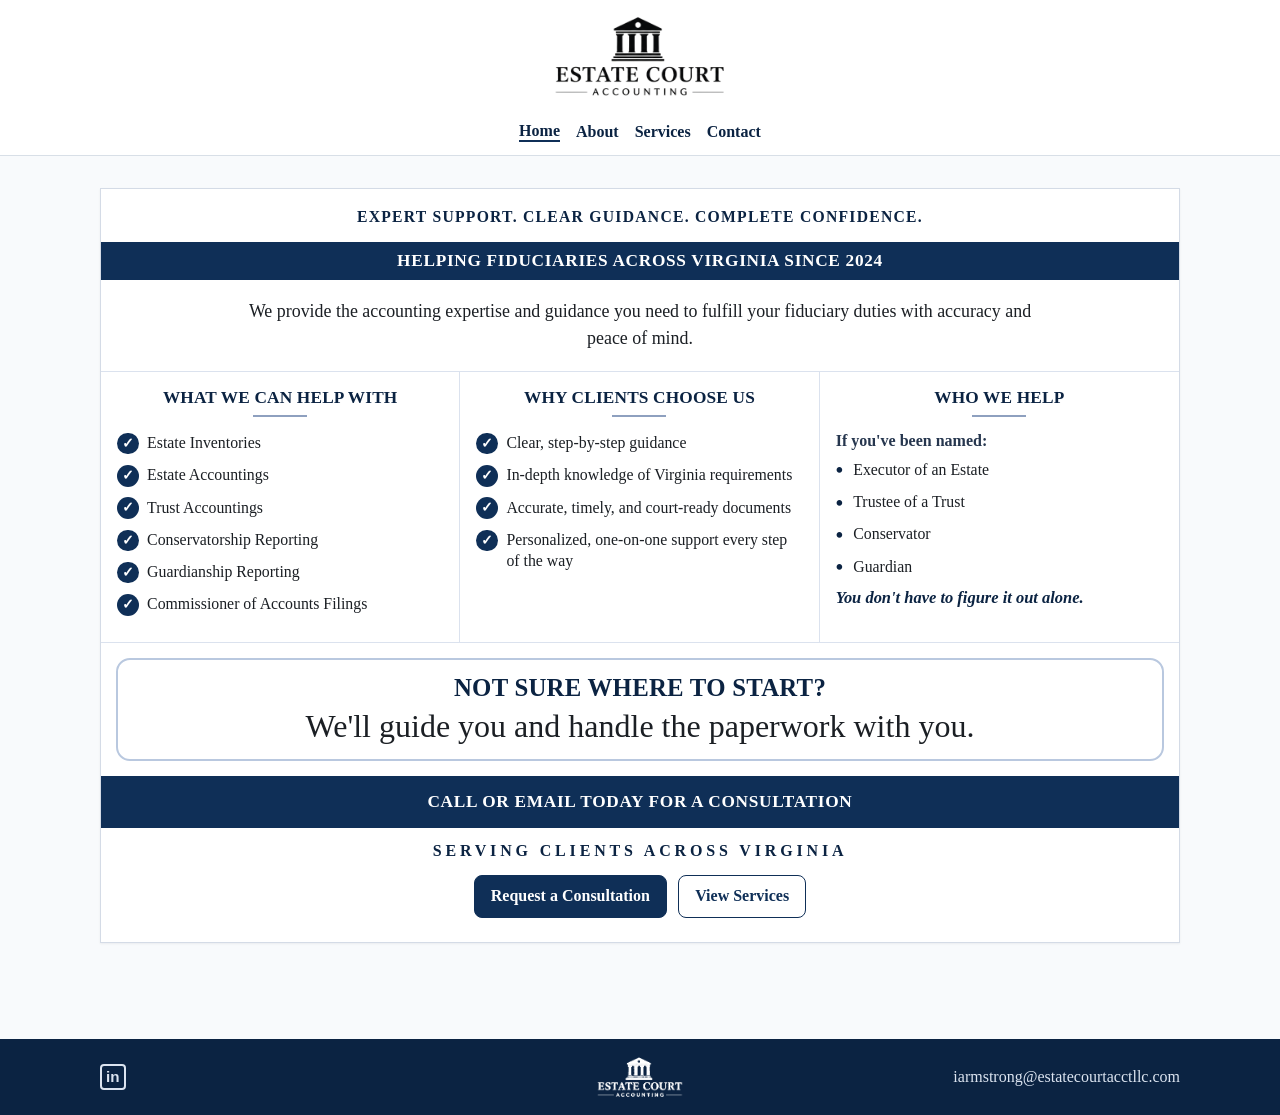
<file: index.html>
<!doctype html>
<html lang="en">
  <head>
    <meta charset="UTF-8" />
    <meta name="viewport" content="width=device-width, initial-scale=1.0" />
    <title>Estate Court Accounting LLC</title>
    <meta
      name="description"
      content="Expert support for fiduciaries across Virginia with estate, trust, conservatorship, and guardianship accounting."
    />
    <meta name="robots" content="index,follow" />
    <meta property="og:type" content="website" />
    <meta property="og:site_name" content="Estate Court Accounting LLC" />
    <meta property="og:title" content="Estate Court Accounting LLC" />
    <meta
      property="og:description"
      content="Expert support for fiduciaries across Virginia with estate, trust, conservatorship, and guardianship accounting."
    />
    <meta property="og:url" content="https://estatecourtaccounting.github.io/estate-court-accounting-static/index.html" />
    <meta property="og:image" content="https://estatecourtaccounting.github.io/estate-court-accounting-static/logo.png" />
    <meta name="twitter:card" content="summary_large_image" />
    <meta name="twitter:title" content="Estate Court Accounting LLC" />
    <meta
      name="twitter:description"
      content="Expert support for fiduciaries across Virginia with estate, trust, conservatorship, and guardianship accounting."
    />
    <meta name="twitter:image" content="https://estatecourtaccounting.github.io/estate-court-accounting-static/logo.png" />
    <link rel="canonical" href="https://estatecourtaccounting.github.io/estate-court-accounting-static/index.html" />
    <link rel="stylesheet" href="styles.css" />
    <link rel="icon" type="image/png" href="logo.png" />
  </head>
  <body data-page="home">
    <header class="site-header">
      <div class="container logo-row">
        <a href="index.html" aria-label="Estate Court Accounting home">
          <img src="logo.png" alt="Estate Court Accounting logo" />
        </a>
      </div>
      <nav class="container nav">
        <a href="index.html" data-page="home">Home</a>
        <a href="about.html" data-page="about">About</a>
        <a href="services.html" data-page="services">Services</a>
        <a href="contact.html" data-page="contact">Contact</a>
      </nav>
    </header>

    <main>
      <section class="flyer">
        <div class="container flyer-wrap">
          <div class="flyer-header">
            <p class="flyer-eyebrow">EXPERT SUPPORT. CLEAR GUIDANCE. COMPLETE CONFIDENCE.</p>
          </div>

          <div class="flyer-band">HELPING FIDUCIARIES ACROSS VIRGINIA SINCE 2024</div>

          <p class="flyer-intro">
            We provide the accounting expertise and guidance you need to fulfill your fiduciary
            duties with accuracy and peace of mind.
          </p>

          <div class="flyer-columns">
            <article class="flyer-col">
              <h2>WHAT WE CAN HELP WITH</h2>
              <div class="title-rule"></div>
              <ul>
                <li>Estate Inventories</li>
                <li>Estate Accountings</li>
                <li>Trust Accountings</li>
                <li>Conservatorship Reporting</li>
                <li>Guardianship Reporting</li>
                <li>Commissioner of Accounts Filings</li>
              </ul>
            </article>

            <article class="flyer-col">
              <h2>WHY CLIENTS CHOOSE US</h2>
              <div class="title-rule"></div>
              <ul>
                <li>Clear, step-by-step guidance</li>
                <li>In-depth knowledge of Virginia requirements</li>
                <li>Accurate, timely, and court-ready documents</li>
                <li>Personalized, one-on-one support every step of the way</li>
              </ul>
            </article>

            <article class="flyer-col">
              <h2>WHO WE HELP</h2>
              <div class="title-rule"></div>
              <p class="who-help">If you've been named:</p>
              <ul class="simple-list">
                <li>Executor of an Estate</li>
                <li>Trustee of a Trust</li>
                <li>Conservator</li>
                <li>Guardian</li>
              </ul>
              <p class="alone">You don't have to figure it out alone.</p>
            </article>
          </div>

          <div class="question-box">
            <h3>NOT SURE WHERE TO START?</h3>
            <p>We'll guide you and handle the paperwork with you.</p>
          </div>

          <div class="contact-band">
            <p class="consultation-only">CALL OR EMAIL TODAY FOR A CONSULTATION</p>
          </div>

          <p class="serving-line">SERVING CLIENTS ACROSS VIRGINIA</p>

          <div class="home-actions">
            <a class="btn primary" href="contact.html">Request a Consultation</a>
            <a class="btn" href="services.html">View Services</a>
          </div>
        </div>
      </section>
    </main>

    <footer class="site-footer">
      <div class="container footer-content">
        <p class="footer-left">
          <a
            class="linkedin-link"
            href="https://www.linkedin.com/company/estate-court-accounting-llc/"
            target="_blank"
            rel="noopener noreferrer"
            aria-label="Estate Court Accounting on LinkedIn"
            ><span class="linkedin-icon" aria-hidden="true">in</span></a
          >
        </p>
        <img class="footer-logo" src="logo.png" alt="Estate Court Accounting logo" />
        <p class="footer-right">
          <a href="mailto:iarmstrong@estatecourtacctllc.com">iarmstrong@estatecourtacctllc.com</a>
        </p>
      </div>
    </footer>
    <script src="site.js"></script>
  </body>
</html>
</file>
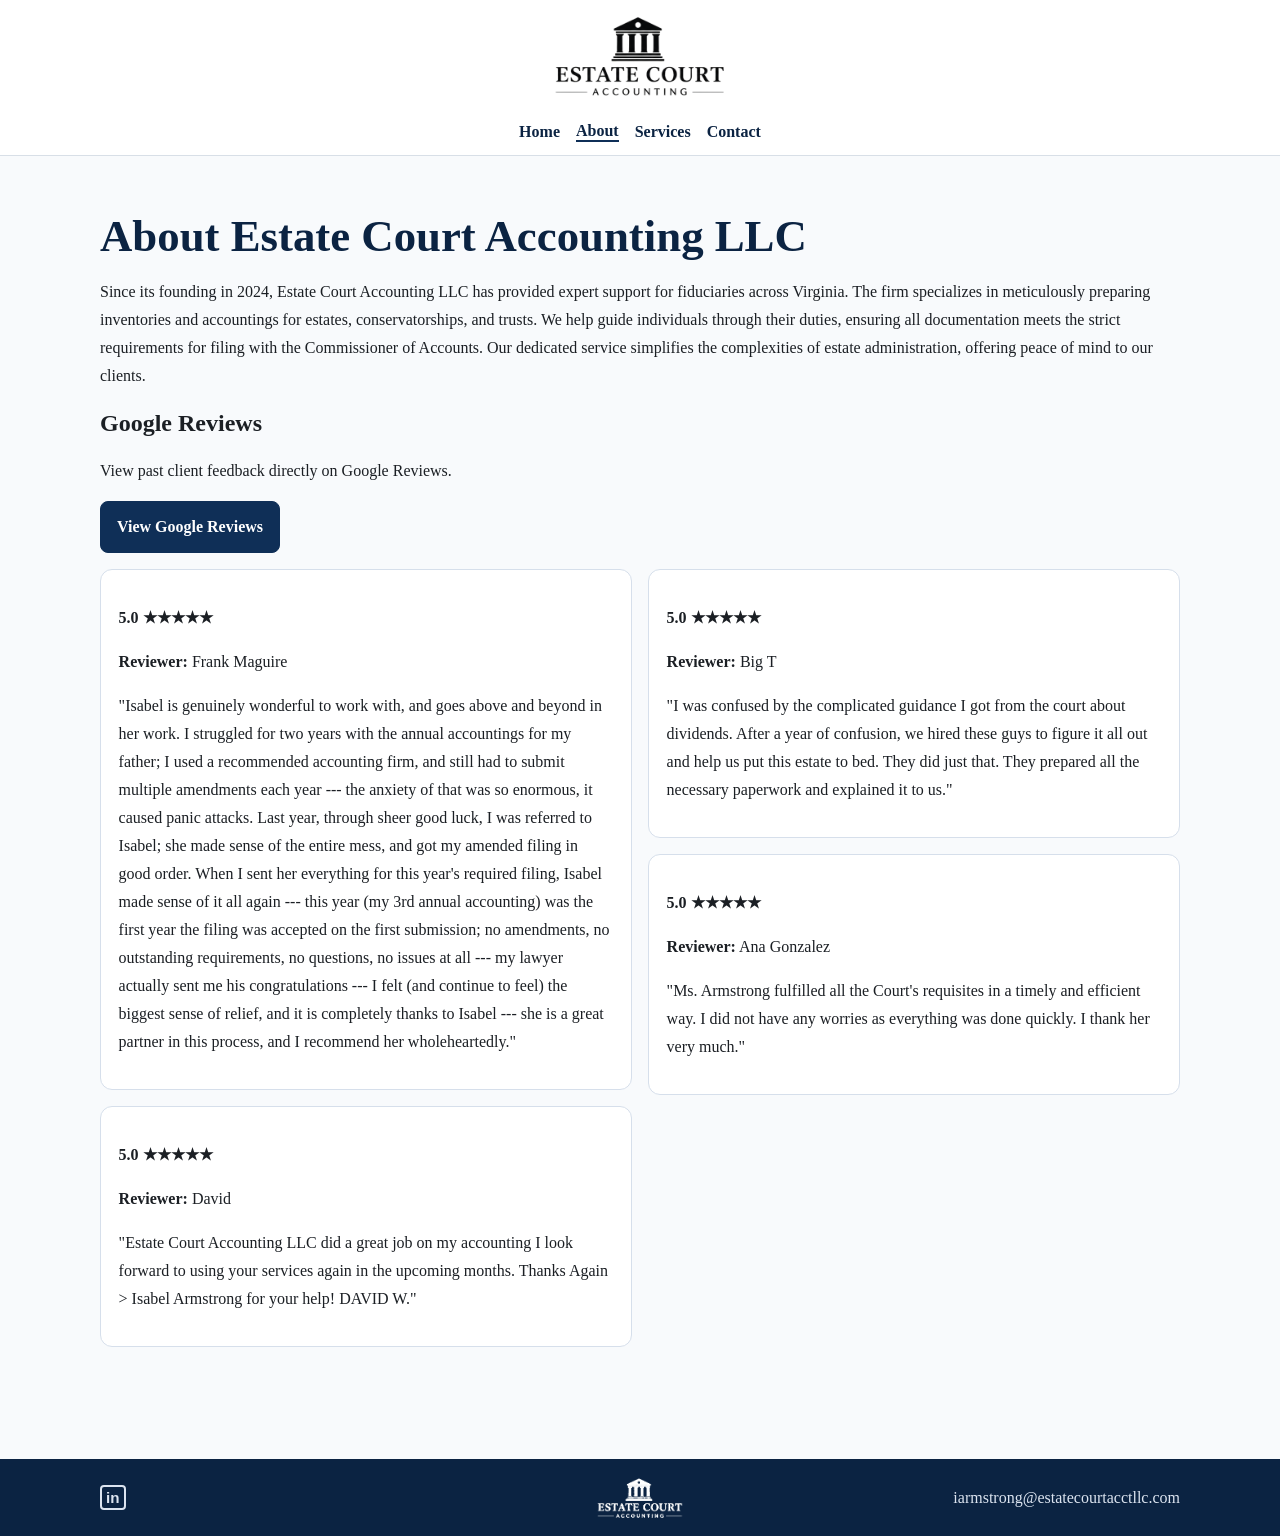
<file: about.html>
<!doctype html>
<html lang="en">
  <head>
    <meta charset="UTF-8" />
    <meta name="viewport" content="width=device-width, initial-scale=1.0" />
    <title>About | Estate Court Accounting LLC</title>
    <meta
      name="description"
      content="About Estate Court Accounting LLC and fiduciary support services across Virginia."
    />
    <meta name="robots" content="index,follow" />
    <meta property="og:type" content="website" />
    <meta property="og:site_name" content="Estate Court Accounting LLC" />
    <meta property="og:title" content="About | Estate Court Accounting LLC" />
    <meta
      property="og:description"
      content="Learn about Estate Court Accounting LLC and read feedback from past clients."
    />
    <meta property="og:url" content="https://estatecourtaccounting.github.io/estate-court-accounting-static/about.html" />
    <meta property="og:image" content="https://estatecourtaccounting.github.io/estate-court-accounting-static/logo.png" />
    <meta name="twitter:card" content="summary_large_image" />
    <meta name="twitter:title" content="About | Estate Court Accounting LLC" />
    <meta
      name="twitter:description"
      content="Learn about Estate Court Accounting LLC and read feedback from past clients."
    />
    <meta name="twitter:image" content="https://estatecourtaccounting.github.io/estate-court-accounting-static/logo.png" />
    <link rel="canonical" href="https://estatecourtaccounting.github.io/estate-court-accounting-static/about.html" />
    <link rel="stylesheet" href="styles.css" />
    <link rel="icon" type="image/png" href="logo.png" />
  </head>
  <body data-page="about">
    <header class="site-header">
      <div class="container logo-row">
        <a href="index.html" aria-label="Estate Court Accounting home">
          <img src="logo.png" alt="Estate Court Accounting logo" />
        </a>
      </div>
      <nav class="container nav">
        <a href="index.html" data-page="home">Home</a>
        <a href="about.html" data-page="about">About</a>
        <a href="services.html" data-page="services">Services</a>
        <a href="contact.html" data-page="contact">Contact</a>
      </nav>
    </header>

    <main class="section">
      <div class="container prose">
        <h1>About Estate Court Accounting LLC</h1>
        <p>
          Since its founding in 2024, Estate Court Accounting LLC has provided expert support for
          fiduciaries across Virginia. The firm specializes in meticulously preparing inventories
          and accountings for estates, conservatorships, and trusts. We help guide individuals
          through their duties, ensuring all documentation meets the strict requirements for filing
          with the Commissioner of Accounts. Our dedicated service simplifies the complexities of
          estate administration, offering peace of mind to our clients.
        </p>

        <h2>Google Reviews</h2>
        <p>
          View past client feedback directly on Google Reviews.
        </p>
        <p>
          <a
            class="btn primary"
            href="https://maps.app.goo.gl/aMoXxhJBWTPQcsBL6"
            target="_blank"
            rel="noopener noreferrer"
            >View Google Reviews</a
          >
        </p>
        <div class="grid-3 reviews-grid">
          <article class="card">
            <p><strong>5.0 ★★★★★</strong></p>
            <p><strong>Reviewer:</strong> Frank Maguire</p>
            <p>
              "Isabel is genuinely wonderful to work with, and goes above and beyond in her work.
              I struggled for two years with the annual accountings for my father; I used a
              recommended accounting firm, and still had to submit multiple amendments each year ---
              the anxiety of that was so enormous, it caused panic attacks. Last year, through sheer
              good luck, I was referred to Isabel; she made sense of the entire mess, and got my
              amended filing in good order. When I sent her everything for this year's required
              filing, Isabel made sense of it all again --- this year (my 3rd annual accounting) was
              the first year the filing was accepted on the first submission; no amendments, no
              outstanding requirements, no questions, no issues at all --- my lawyer actually sent
              me his congratulations --- I felt (and continue to feel) the biggest sense of relief,
              and it is completely thanks to Isabel --- she is a great partner in this process, and
              I recommend her wholeheartedly."
            </p>
          </article>
          <article class="card">
            <p><strong>5.0 ★★★★★</strong></p>
            <p><strong>Reviewer:</strong> David</p>
            <p>
              "Estate Court Accounting LLC did a great job on my accounting I look forward to using
              your services again in the upcoming months. Thanks Again > Isabel Armstrong for your
              help! DAVID W."
            </p>
          </article>
          <article class="card">
            <p><strong>5.0 ★★★★★</strong></p>
            <p><strong>Reviewer:</strong> Big T</p>
            <p>
              "I was confused by the complicated guidance I got from the court about dividends.
              After a year of confusion, we hired these guys to figure it all out and help us put
              this estate to bed. They did just that. They prepared all the necessary paperwork and
              explained it to us."
            </p>
          </article>
          <article class="card">
            <p><strong>5.0 ★★★★★</strong></p>
            <p><strong>Reviewer:</strong> Ana Gonzalez</p>
            <p>
              "Ms. Armstrong fulfilled all the Court's requisites in a timely and efficient way. I
              did not have any worries as everything was done quickly. I thank her very much."
            </p>
          </article>
        </div>
      </div>
    </main>

    <footer class="site-footer">
      <div class="container footer-content">
        <p class="footer-left">
          <a
            class="linkedin-link"
            href="https://www.linkedin.com/company/estate-court-accounting-llc/"
            target="_blank"
            rel="noopener noreferrer"
            aria-label="Estate Court Accounting on LinkedIn"
            ><span class="linkedin-icon" aria-hidden="true">in</span></a
          >
        </p>
        <img class="footer-logo" src="logo.png" alt="Estate Court Accounting logo" />
        <p class="footer-right">
          <a href="mailto:iarmstrong@estatecourtacctllc.com">iarmstrong@estatecourtacctllc.com</a>
        </p>
      </div>
    </footer>
    <script src="site.js"></script>
  </body>
</html>
</file>
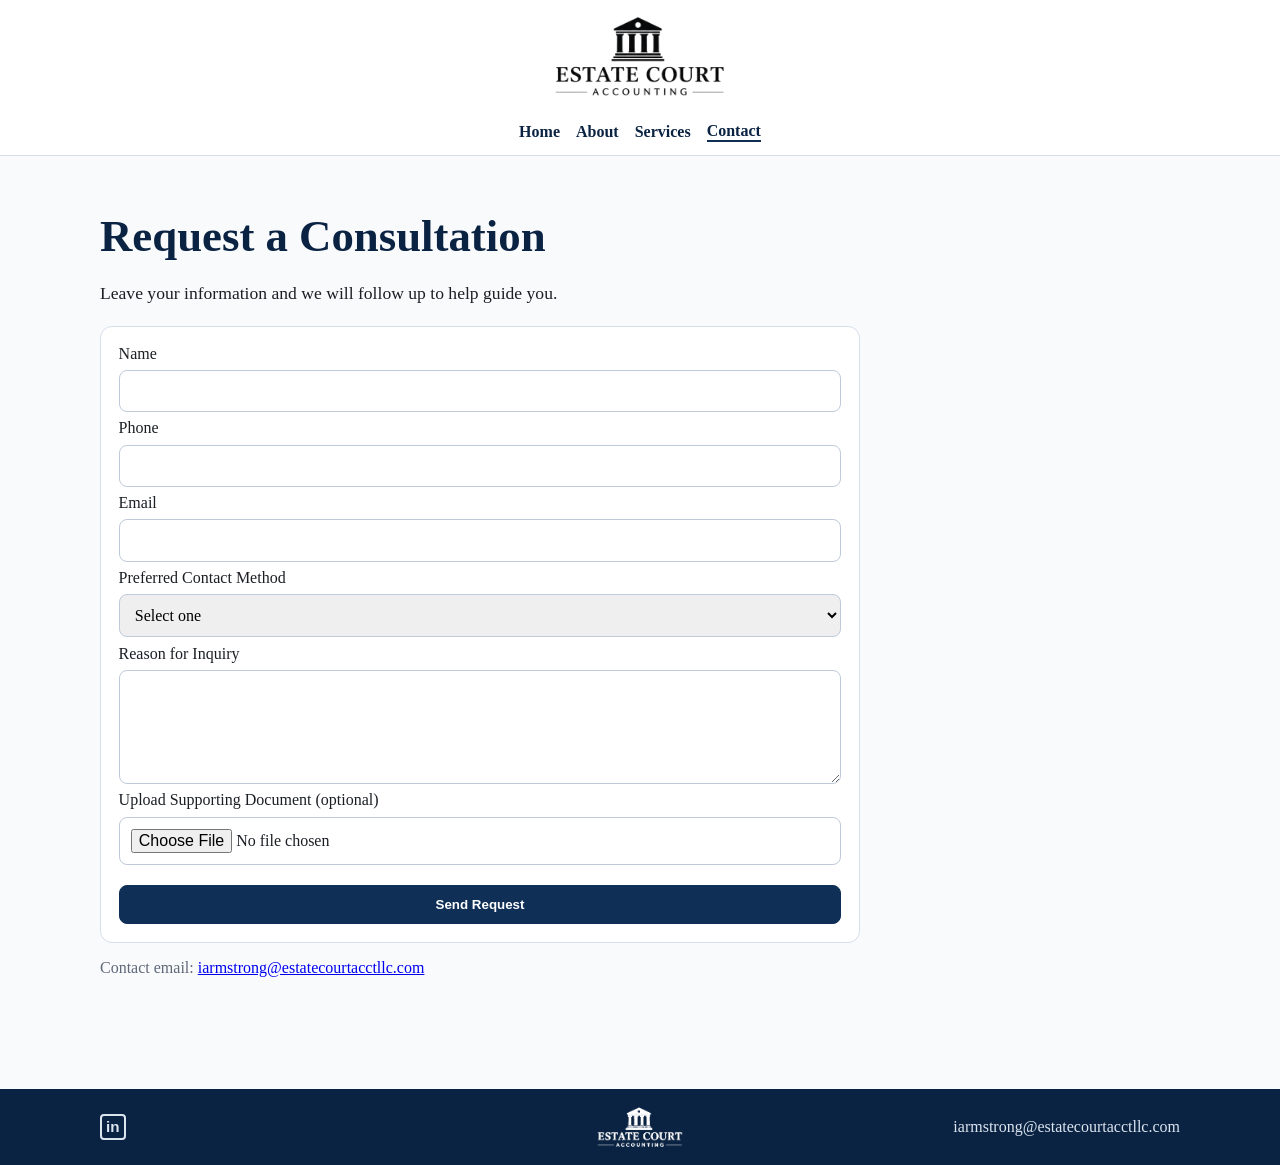
<file: contact.html>
<!doctype html>
<html lang="en">
  <head>
    <meta charset="UTF-8" />
    <meta name="viewport" content="width=device-width, initial-scale=1.0" />
    <title>Contact | Estate Court Accounting LLC</title>
    <meta
      name="description"
      content="Request a consultation with Estate Court Accounting LLC."
    />
    <meta name="robots" content="index,follow" />
    <meta property="og:type" content="website" />
    <meta property="og:site_name" content="Estate Court Accounting LLC" />
    <meta property="og:title" content="Contact | Estate Court Accounting LLC" />
    <meta
      property="og:description"
      content="Request a consultation with Estate Court Accounting LLC for fiduciary accounting support."
    />
    <meta property="og:url" content="https://estatecourtaccounting.github.io/estate-court-accounting-static/contact.html" />
    <meta property="og:image" content="https://estatecourtaccounting.github.io/estate-court-accounting-static/logo.png" />
    <meta name="twitter:card" content="summary_large_image" />
    <meta name="twitter:title" content="Contact | Estate Court Accounting LLC" />
    <meta
      name="twitter:description"
      content="Request a consultation with Estate Court Accounting LLC for fiduciary accounting support."
    />
    <meta name="twitter:image" content="https://estatecourtaccounting.github.io/estate-court-accounting-static/logo.png" />
    <link rel="canonical" href="https://estatecourtaccounting.github.io/estate-court-accounting-static/contact.html" />
    <link rel="stylesheet" href="styles.css" />
    <link rel="icon" type="image/png" href="logo.png" />
  </head>
  <body data-page="contact">
    <header class="site-header">
      <div class="container logo-row">
        <a href="index.html" aria-label="Estate Court Accounting home">
          <img src="logo.png" alt="Estate Court Accounting logo" />
        </a>
      </div>
      <nav class="container nav">
        <a href="index.html" data-page="home">Home</a>
        <a href="about.html" data-page="about">About</a>
        <a href="services.html" data-page="services">Services</a>
        <a href="contact.html" data-page="contact">Contact</a>
      </nav>
    </header>

    <main class="section">
      <div class="container">
        <h1>Request a Consultation</h1>
        <p class="lead">Leave your information and we will follow up to help guide you.</p>

        <form
          class="card form"
          action="https://formsubmit.co/iarmstrong@estatecourtacctllc.com"
          method="POST"
          enctype="multipart/form-data"
        >
          <input type="hidden" name="_subject" value="New Estate Court Accounting inquiry" />
          <input type="hidden" name="_captcha" value="false" />
          <input type="hidden" name="_template" value="table" />

          <label for="name">Name</label>
          <input id="name" name="name" type="text" required />

          <label for="phone">Phone</label>
          <input id="phone" name="phone" type="tel" required />

          <label for="email">Email</label>
          <input id="email" name="email" type="email" required />

          <label for="preferredContact">Preferred Contact Method</label>
          <select id="preferredContact" name="preferredContact" required>
            <option value="">Select one</option>
            <option value="Phone">Phone</option>
            <option value="Email">Email</option>
          </select>

          <label for="notes">Reason for Inquiry</label>
          <textarea id="notes" name="notes" rows="5"></textarea>

          <label for="document">Upload Supporting Document (optional)</label>
          <input id="document" name="document" type="file" />

          <button class="btn primary" type="submit">Send Request</button>
        </form>
        <p class="note">
          Contact email: <a href="mailto:iarmstrong@estatecourtacctllc.com">iarmstrong@estatecourtacctllc.com</a>
        </p>
      </div>
    </main>

    <footer class="site-footer">
      <div class="container footer-content">
        <p class="footer-left">
          <a
            class="linkedin-link"
            href="https://www.linkedin.com/company/estate-court-accounting-llc/"
            target="_blank"
            rel="noopener noreferrer"
            aria-label="Estate Court Accounting on LinkedIn"
            ><span class="linkedin-icon" aria-hidden="true">in</span></a
          >
        </p>
        <img class="footer-logo" src="logo.png" alt="Estate Court Accounting logo" />
        <p class="footer-right">
          <a href="mailto:iarmstrong@estatecourtacctllc.com">iarmstrong@estatecourtacctllc.com</a>
        </p>
      </div>
    </footer>
    <script src="site.js"></script>
  </body>
</html>
</file>
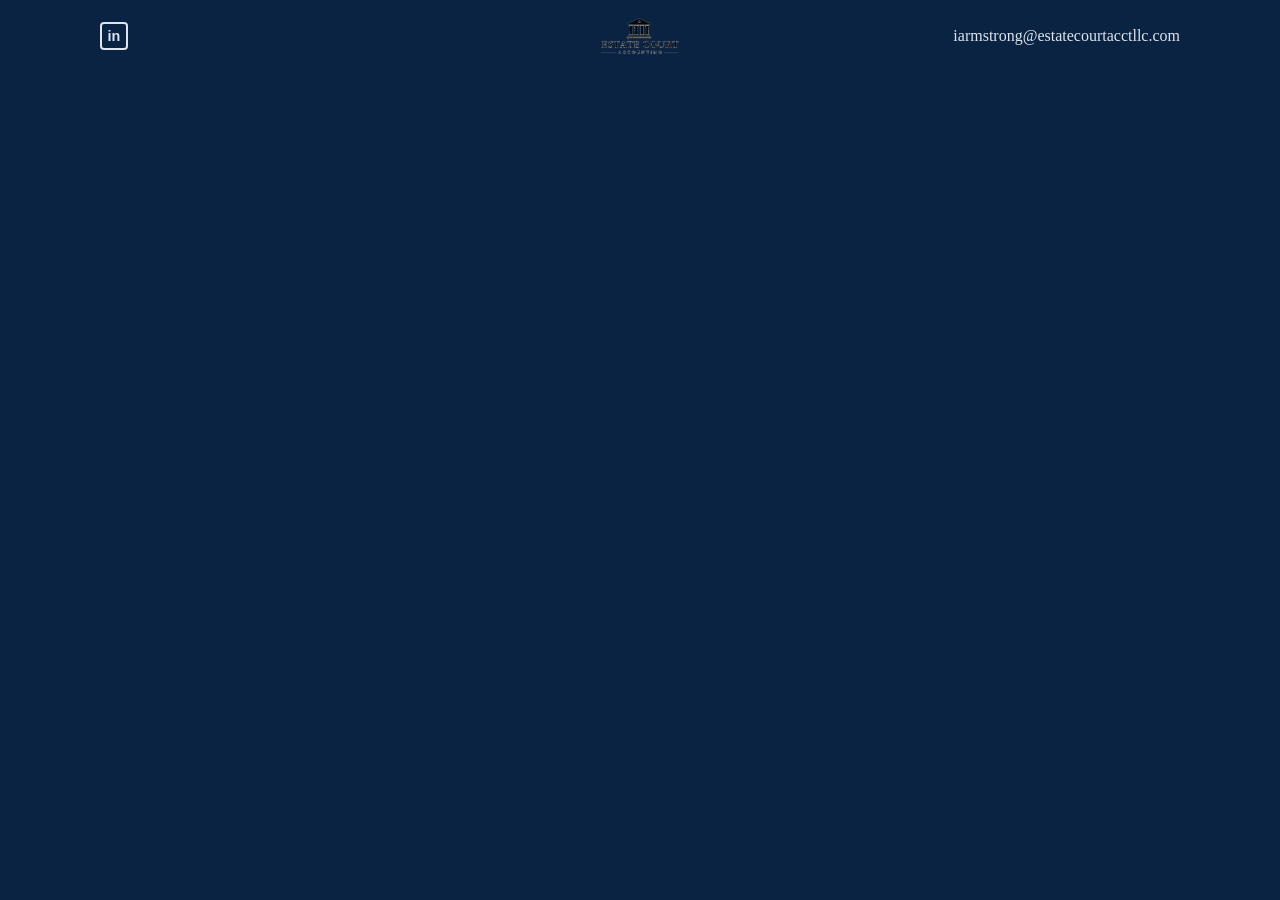
<file: footer.html>
<!doctype html>
<html lang="en">
  <head>
    <meta charset="UTF-8" />
    <meta name="viewport" content="width=device-width, initial-scale=1.0" />
    <title>Estate Court Accounting Footer</title>
    <style>
      .footer-embed-body {
        margin: 0;
        font-family: Georgia, "Times New Roman", serif;
        background: #0b2342;
      }

      .site-footer {
        background: #0b2342;
        color: #dce4f0;
        margin: 0;
      }

      .footer-content {
        max-width: 1080px;
        margin: 0 auto;
        display: grid;
        grid-template-columns: 1fr auto 1fr;
        align-items: center;
        gap: 1rem;
        padding: 0.95rem 1rem;
      }

      .site-footer a {
        color: #dce4f0;
        text-decoration: none;
      }

      .footer-left {
        margin: 0;
        text-align: left;
        font-weight: 700;
      }

      .footer-right {
        margin: 0;
        text-align: right;
      }

      .footer-logo {
        display: block;
        height: 42px;
        width: auto;
      }

      .linkedin-link {
        display: inline-flex;
        align-items: center;
        color: #dce4f0;
        text-decoration: none;
      }

      .linkedin-icon {
        width: 1.5rem;
        height: 1.5rem;
        border: 2px solid #dce4f0;
        border-radius: 4px;
        display: inline-flex;
        align-items: center;
        justify-content: center;
        font-family: Arial, sans-serif;
        font-size: 0.9rem;
        font-weight: 700;
        line-height: 1;
        text-transform: lowercase;
      }

      @media (max-width: 700px) {
        .footer-content {
          grid-template-columns: 1fr;
          justify-items: center;
          text-align: center;
          gap: 0.55rem;
          padding: 0.75rem 0.75rem;
        }

        .footer-left,
        .footer-right {
          text-align: center;
        }

        .footer-logo {
          height: 36px;
        }
      }
    </style>
  </head>
  <body class="footer-embed-body">
    <footer class="site-footer">
      <div class="footer-content">
        <p class="footer-left">
          <a
            class="linkedin-link"
            href="https://www.linkedin.com/company/estate-court-accounting-llc/"
            target="_blank"
            rel="noopener noreferrer"
            aria-label="Estate Court Accounting on LinkedIn"
            ><span class="linkedin-icon" aria-hidden="true">in</span></a
          >
        </p>
        <img class="footer-logo" src="logo.png" alt="Estate Court Accounting logo" />
        <p class="footer-right">
          <a href="mailto:iarmstrong@estatecourtacctllc.com">iarmstrong@estatecourtacctllc.com</a>
        </p>
      </div>
    </footer>
  </body>
</html>
</file>
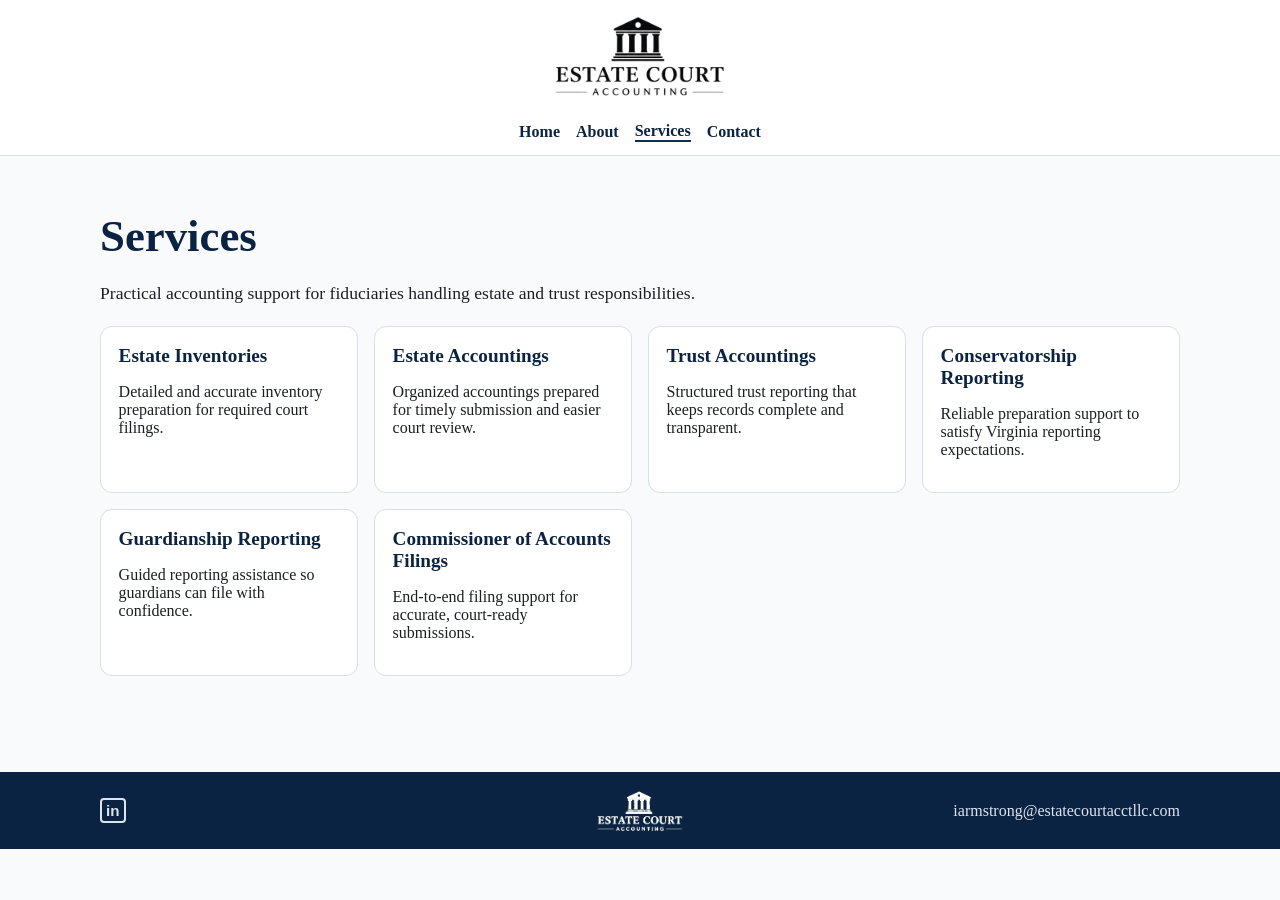
<file: services.html>
<!doctype html>
<html lang="en">
  <head>
    <meta charset="UTF-8" />
    <meta name="viewport" content="width=device-width, initial-scale=1.0" />
    <title>Services | Estate Court Accounting LLC</title>
    <meta
      name="description"
      content="Estate, trust, conservatorship, and guardianship accounting services across Virginia."
    />
    <meta name="robots" content="index,follow" />
    <meta property="og:type" content="website" />
    <meta property="og:site_name" content="Estate Court Accounting LLC" />
    <meta property="og:title" content="Services | Estate Court Accounting LLC" />
    <meta
      property="og:description"
      content="Explore estate, trust, conservatorship, and guardianship accounting services across Virginia."
    />
    <meta property="og:url" content="https://estatecourtaccounting.github.io/estate-court-accounting-static/services.html" />
    <meta property="og:image" content="https://estatecourtaccounting.github.io/estate-court-accounting-static/logo.png" />
    <meta name="twitter:card" content="summary_large_image" />
    <meta name="twitter:title" content="Services | Estate Court Accounting LLC" />
    <meta
      name="twitter:description"
      content="Explore estate, trust, conservatorship, and guardianship accounting services across Virginia."
    />
    <meta name="twitter:image" content="https://estatecourtaccounting.github.io/estate-court-accounting-static/logo.png" />
    <link rel="canonical" href="https://estatecourtaccounting.github.io/estate-court-accounting-static/services.html" />
    <link rel="stylesheet" href="styles.css" />
    <link rel="icon" type="image/png" href="logo.png" />
  </head>
  <body data-page="services">
    <header class="site-header">
      <div class="container logo-row">
        <a href="index.html" aria-label="Estate Court Accounting home">
          <img src="logo.png" alt="Estate Court Accounting logo" />
        </a>
      </div>
      <nav class="container nav">
        <a href="index.html" data-page="home">Home</a>
        <a href="about.html" data-page="about">About</a>
        <a href="services.html" data-page="services">Services</a>
        <a href="contact.html" data-page="contact">Contact</a>
      </nav>
    </header>

    <main class="section">
      <div class="container">
        <h1>Services</h1>
        <p class="lead">
          Practical accounting support for fiduciaries handling estate and trust responsibilities.
        </p>
        <div class="grid-3">
          <article class="card">
            <h2>Estate Inventories</h2>
            <p>Detailed and accurate inventory preparation for required court filings.</p>
          </article>
          <article class="card">
            <h2>Estate Accountings</h2>
            <p>Organized accountings prepared for timely submission and easier court review.</p>
          </article>
          <article class="card">
            <h2>Trust Accountings</h2>
            <p>Structured trust reporting that keeps records complete and transparent.</p>
          </article>
          <article class="card">
            <h2>Conservatorship Reporting</h2>
            <p>Reliable preparation support to satisfy Virginia reporting expectations.</p>
          </article>
          <article class="card">
            <h2>Guardianship Reporting</h2>
            <p>Guided reporting assistance so guardians can file with confidence.</p>
          </article>
          <article class="card">
            <h2>Commissioner of Accounts Filings</h2>
            <p>End-to-end filing support for accurate, court-ready submissions.</p>
          </article>
        </div>
      </div>
    </main>

    <footer class="site-footer">
      <div class="container footer-content">
        <p class="footer-left">
          <a
            class="linkedin-link"
            href="https://www.linkedin.com/company/estate-court-accounting-llc/"
            target="_blank"
            rel="noopener noreferrer"
            aria-label="Estate Court Accounting on LinkedIn"
            ><span class="linkedin-icon" aria-hidden="true">in</span></a
          >
        </p>
        <img class="footer-logo" src="logo.png" alt="Estate Court Accounting logo" />
        <p class="footer-right">
          <a href="mailto:iarmstrong@estatecourtacctllc.com">iarmstrong@estatecourtacctllc.com</a>
        </p>
      </div>
    </footer>
    <script src="site.js"></script>
  </body>
</html>
</file>
<file: styles.css>
:root {
  --navy: #0f2f57;
  --navy-dark: #0b2342;
  --text: #1b1f24;
  --muted: #5f6978;
  --bg: #f8fafc;
  --white: #ffffff;
}

* {
  box-sizing: border-box;
}

body {
  margin: 0;
  font-family: Georgia, "Times New Roman", serif;
  color: var(--text);
  background: var(--bg);
}

.container {
  width: min(1080px, 92vw);
  margin: 0 auto;
}

.site-header {
  background: var(--white);
  border-bottom: 1px solid #d8dfe7;
}

.topbar {
  display: flex;
  justify-content: space-between;
  align-items: center;
  gap: 1rem;
  padding: 1rem 0 0.5rem;
}

.brand {
  margin: 0;
  font-size: 1.5rem;
  font-weight: 700;
  color: var(--navy-dark);
}

.subbrand {
  margin: 0.2rem 0 0;
  color: var(--muted);
  font-size: 0.95rem;
}

.phone-link {
  color: var(--navy-dark);
  text-decoration: none;
  font-weight: 700;
}

.logo-row {
  display: flex;
  justify-content: center;
  padding: 0.65rem 0 0.35rem;
}

.logo-row img {
  display: block;
  height: 92px;
  width: auto;
}

.nav {
  display: flex;
  gap: 1rem;
  padding: 0.85rem 0;
  flex-wrap: wrap;
  justify-content: center;
  align-items: center;
}

.nav a {
  color: var(--navy-dark);
  text-decoration: none;
  font-weight: 600;
}

.nav a.active {
  border-bottom: 2px solid var(--navy);
}

.hero {
  background: linear-gradient(180deg, #ffffff 0%, #eef3f8 100%);
  padding: 3.5rem 0;
}

.eyebrow {
  margin: 0;
  color: var(--navy);
  text-transform: uppercase;
  letter-spacing: 0.06em;
  font-weight: 700;
  font-size: 0.85rem;
}

h1 {
  color: var(--navy-dark);
  margin: 0.35rem 0 0.8rem;
  font-size: clamp(1.9rem, 4vw, 2.8rem);
}

.lead {
  font-size: 1.1rem;
  line-height: 1.65;
  max-width: 820px;
}

.hero-image {
  width: 100%;
  max-width: 850px;
  border: 1px solid #d6dfeb;
  border-radius: 10px;
  margin-top: 1rem;
}

.section {
  padding: 3rem 0;
}

.alt {
  background: #edf2f7;
}

.grid-3 {
  display: grid;
  grid-template-columns: repeat(auto-fit, minmax(220px, 1fr));
  gap: 1rem;
}

.reviews-grid {
  display: block;
  column-count: 2;
  column-gap: 1rem;
}

.reviews-grid .card {
  display: inline-block;
  width: 100%;
  margin: 0 0 1rem;
  break-inside: avoid;
}

.card {
  background: white;
  border: 1px solid #d6dfeb;
  border-radius: 12px;
  padding: 1.1rem;
}

.card h2 {
  margin-top: 0;
  color: var(--navy-dark);
  font-size: 1.2rem;
}

.card ul {
  margin: 0;
  padding-left: 1.1rem;
  line-height: 1.8;
}

.center {
  text-align: center;
}

.btn {
  display: inline-block;
  border: 1px solid var(--navy);
  color: var(--navy);
  text-decoration: none;
  padding: 0.7rem 1rem;
  border-radius: 8px;
  font-weight: 600;
  background: white;
}

.btn.primary {
  background: var(--navy);
  color: white;
}

.cta-row {
  display: flex;
  gap: 0.75rem;
  flex-wrap: wrap;
  margin-top: 1rem;
}

.prose p {
  line-height: 1.75;
}

.form {
  max-width: 760px;
  display: grid;
  gap: 0.45rem;
}

.form input,
.form select,
.form textarea {
  width: 100%;
  border: 1px solid #bfcada;
  border-radius: 8px;
  padding: 0.7rem;
  font-size: 1rem;
  font-family: inherit;
}

.form button {
  margin-top: 0.8rem;
  cursor: pointer;
}

.note {
  color: var(--muted);
}

.site-footer {
  background: var(--navy-dark);
  color: #dce4f0;
  margin-top: 3rem;
}

.footer-content {
  display: grid;
  grid-template-columns: 1fr auto 1fr;
  align-items: center;
  gap: 1rem;
  padding: 0.95rem 0;
}

.site-footer a {
  color: #dce4f0;
  text-decoration: none;
}

.footer-logo {
  display: block;
  height: 46px;
  width: auto;
  filter: brightness(0) invert(1);
}

.footer-left {
  margin: 0;
  text-align: left;
  font-weight: 700;
}

.footer-right {
  margin: 0;
  text-align: right;
}

.linkedin-link {
  display: inline-flex;
  align-items: center;
  color: #dce4f0;
  text-decoration: none;
}

.linkedin-icon {
  width: 1.6rem;
  height: 1.6rem;
  border: 2px solid #dce4f0;
  border-radius: 4px;
  display: inline-flex;
  align-items: center;
  justify-content: center;
  font-family: Arial, sans-serif;
  font-size: 0.95rem;
  font-weight: 700;
  line-height: 1;
  text-transform: lowercase;
}



.flyer {
  padding: 2rem 0 3rem;
}

.flyer-wrap {
  background: #fff;
  border: 1px solid #d4dbe6;
  box-shadow: 0 1px 2px rgba(7, 20, 36, 0.06);
}

.flyer-header {
  text-align: center;
  padding: 1.15rem 1rem 1rem;
}

.flyer-header h1 {
  margin: 0;
  font-size: clamp(2rem, 5vw, 4.2rem);
  letter-spacing: 0.03em;
  line-height: 1;
  color: #111;
}

.flyer-accounting {
  margin: 0.2rem 0 1rem;
  font-size: clamp(1.2rem, 2.7vw, 2rem);
  letter-spacing: 0.22em;
  color: var(--navy-dark);
  display: inline-flex;
  align-items: center;
  gap: 0.95rem;
}

.flyer-accounting span {
  display: inline-block;
  width: clamp(40px, 10vw, 120px);
  height: 2px;
  background: #9caac1;
}

.flyer-eyebrow {
  margin: 0;
  font-size: 0.98rem;
  font-weight: 700;
  letter-spacing: 0.08em;
  color: var(--navy-dark);
}

.flyer-band {
  background: var(--navy);
  color: #fff;
  text-align: center;
  font-weight: 700;
  padding: 0.58rem 1rem;
  letter-spacing: 0.04em;
  font-size: 1.08rem;
}

.flyer-intro {
  text-align: center;
  margin: 1.15rem auto;
  max-width: 830px;
  font-size: 1.12rem;
  line-height: 1.5;
  padding: 0 1rem;
}

.flyer-columns {
  display: grid;
  grid-template-columns: repeat(3, minmax(0, 1fr));
  gap: 0;
  border-top: 1px solid #dbe2ee;
  border-bottom: 1px solid #dbe2ee;
}

.flyer-col {
  padding: 1.05rem 1rem;
}

.flyer-col:not(:last-child) {
  border-right: 1px solid #dbe2ee;
}

.flyer-col h2 {
  margin: 0 0 0.4rem;
  color: var(--navy-dark);
  font-size: 1.08rem;
  text-align: center;
  letter-spacing: 0.01em;
}

.title-rule {
  width: 54px;
  height: 2px;
  background: #8ea0bf;
  margin: 0 auto 0.95rem;
}

.flyer-col ul {
  list-style: none;
  padding: 0;
  margin: 0;
}

.flyer-col li {
  margin: 0 0 0.68rem;
  line-height: 1.35;
  position: relative;
  padding-left: 1.88rem;
  font-size: 0.99rem;
}

.flyer-col li::before {
  content: "✓";
  position: absolute;
  left: 0;
  top: 0.05rem;
  width: 1.35rem;
  height: 1.35rem;
  border-radius: 999px;
  background: var(--navy);
  color: #fff;
  font-size: 0.9rem;
  font-weight: 700;
  display: grid;
  place-items: center;
}

.simple-list li {
  padding-left: 1.1rem;
}

.simple-list li::before {
  content: "•";
  background: transparent;
  color: var(--navy-dark);
  width: auto;
  height: auto;
  font-size: 1.3rem;
  top: -0.15rem;
}

.who-help {
  margin: 0 0 0.55rem;
  font-weight: 700;
  color: #26364e;
}

.alone {
  font-style: italic;
  color: var(--navy-dark);
  font-weight: 700;
  margin: 0.55rem 0 0;
  font-size: 1.03rem;
}

.question-box {
  margin: 0.95rem;
  border: 2px solid #b9c8df;
  border-radius: 14px;
  text-align: center;
  padding: 0.85rem 1rem;
}

.question-box h3 {
  margin: 0;
  color: var(--navy-dark);
  font-size: 1.55rem;
  letter-spacing: 0.01em;
}

.question-box p {
  margin: 0.28rem 0 0;
  font-size: 2rem;
  line-height: 1.2;
}

.question-icon {
  display: inline-block;
  width: 1.05rem;
  height: 1.05rem;
  border: 2px solid var(--navy);
  border-radius: 999px;
  vertical-align: middle;
  margin-right: 0.18rem;
  position: relative;
}

.question-icon::after {
  content: "";
  position: absolute;
  width: 0.32rem;
  height: 0.32rem;
  border-left: 2px solid var(--navy);
  border-bottom: 2px solid var(--navy);
  transform: rotate(-45deg);
  right: -0.08rem;
  bottom: -0.09rem;
}

.contact-band {
  background: var(--navy);
  color: #fff;
  display: block;
  padding: 0;
  font-weight: 700;
}

.contact-band p {
  margin: 0;
  padding: 1rem 0.9rem;
}

.contact-band a {
  color: #fff;
  text-decoration: none;
}

.contact-band .consultation-only {
  text-align: center;
  letter-spacing: 0.04em;
  font-size: 1.08rem;
}

.serving-line {
  text-align: center;
  color: var(--navy-dark);
  letter-spacing: 0.24em;
  font-weight: 700;
  margin: 0.9rem 0 0;
  padding-bottom: 0.95rem;
}

.home-actions {
  display: flex;
  gap: 0.7rem;
  justify-content: center;
  padding-bottom: 1.5rem;
}

@media (max-width: 900px) {
  .reviews-grid {
    column-count: 1;
  }

  .logo-row img {
    height: 72px;
  }

  .nav {
    gap: 0.65rem;
  }

  .flyer-accounting span {
    width: 32px;
  }

  .flyer-columns {
    grid-template-columns: 1fr;
  }

  .flyer-col:not(:last-child) {
    border-right: none;
    border-bottom: 1px solid #dbe2ee;
  }

  .contact-band {
    text-align: center;
  }

  .contact-band .consultation-only {
    font-size: 0.92rem;
    letter-spacing: 0.02em;
  }

  .footer-content {
    grid-template-columns: 1fr;
    justify-items: center;
    text-align: center;
    gap: 0.55rem;
  }

  .footer-left,
  .footer-right {
    text-align: center;
  }

  .question-box p {
    font-size: 1.2rem;
  }

  .flyer-header h1 {
    letter-spacing: 0.02em;
  }

  .flyer-accounting {
    letter-spacing: 0.14em;
  }

  .flyer-eyebrow {
    font-size: 0.83rem;
    letter-spacing: 0.05em;
  }

  .flyer-band {
    font-size: 0.92rem;
  }

  .flyer-intro {
    font-size: 1rem;
    line-height: 1.45;
  }

  .flyer-col h2 {
    font-size: 1rem;
  }

  .flyer-col li {
    font-size: 0.96rem;
  }

  .serving-line {
    letter-spacing: 0.1em;
    font-size: 0.9rem;
  }
}

@media (min-width: 1300px) {
  .flyer-wrap {
    max-width: 1160px;
  }

  .flyer-header h1 {
    font-size: 4.4rem;
  }

  .flyer-accounting {
    font-size: 2.05rem;
    letter-spacing: 0.24em;
  }

  .flyer-eyebrow {
    font-size: 1.03rem;
  }

  .flyer-band {
    font-size: 1.14rem;
  }

  .flyer-intro {
    font-size: 1.16rem;
  }

  .flyer-col h2 {
    font-size: 1.15rem;
  }

  .flyer-col li {
    font-size: 1.02rem;
  }
}
</file>
